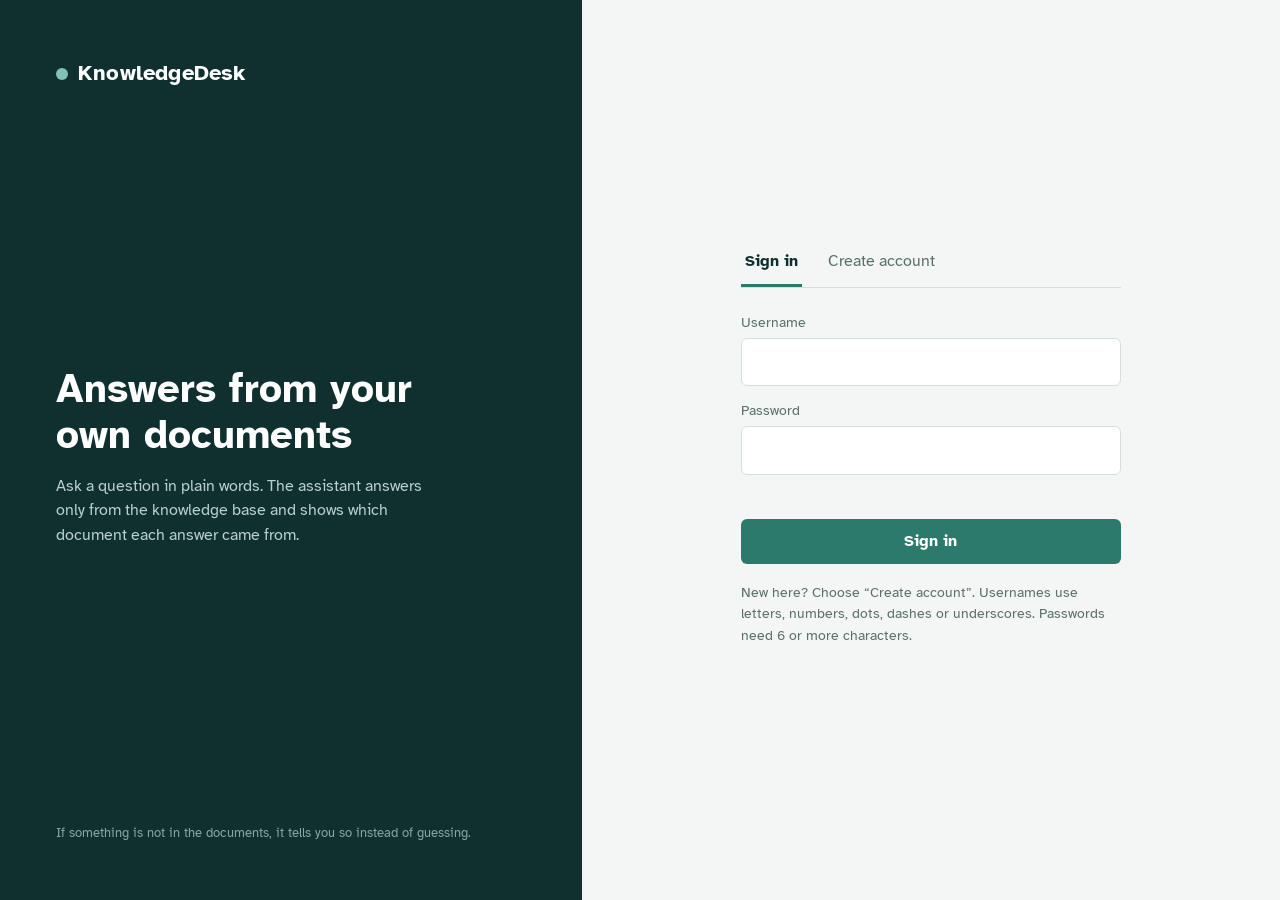
<file: frontend/index.html>
<!DOCTYPE html>
<html lang="en">
<head>
  <meta charset="UTF-8">
  <meta name="viewport" content="width=device-width, initial-scale=1">
  <title>KnowledgeDesk · Sign in</title>
  <link rel="preconnect" href="https://fonts.googleapis.com">
  <link href="https://fonts.googleapis.com/css2?family=Atkinson+Hyperlegible:wght@400;700&display=swap" rel="stylesheet">
  <link rel="stylesheet" href="css/style.css">
</head>
<body>
  <div class="auth">
    <aside class="auth-side">
      <div class="brand"><span class="brand-mark"></span>KnowledgeDesk</div>
      <div>
        <h1>Answers from your own documents</h1>
        <p>Ask a question in plain words. The assistant answers only from the knowledge base and shows which document each answer came from.</p>
      </div>
      <small>If something is not in the documents, it tells you so instead of guessing.</small>
    </aside>

    <main class="auth-main">
      <div class="auth-card">
        <div class="tabs" role="tablist">
          <button class="tab" role="tab" id="tab-login" aria-selected="true">Sign in</button>
          <button class="tab" role="tab" id="tab-register" aria-selected="false">Create account</button>
        </div>

        <form id="auth-form" novalidate>
          <label class="field"><span>Username</span>
            <input class="input" id="username" autocomplete="username" required minlength="3">
          </label>
          <label class="field"><span>Password</span>
            <input class="input" id="password" type="password" autocomplete="current-password" required minlength="6">
          </label>
          <div class="error-text" id="auth-error" role="alert"></div>
          <button class="btn" id="auth-submit" type="submit">Sign in</button>
        </form>
        <p class="hint" id="auth-hint">New here? Choose “Create account”. Usernames use letters, numbers, dots, dashes or underscores. Passwords need 6 or more characters.</p>
      </div>
    </main>
  </div>
  <script src="js/api.js"></script>
  <script src="js/login.js"></script>
</body>
</html>
</file>
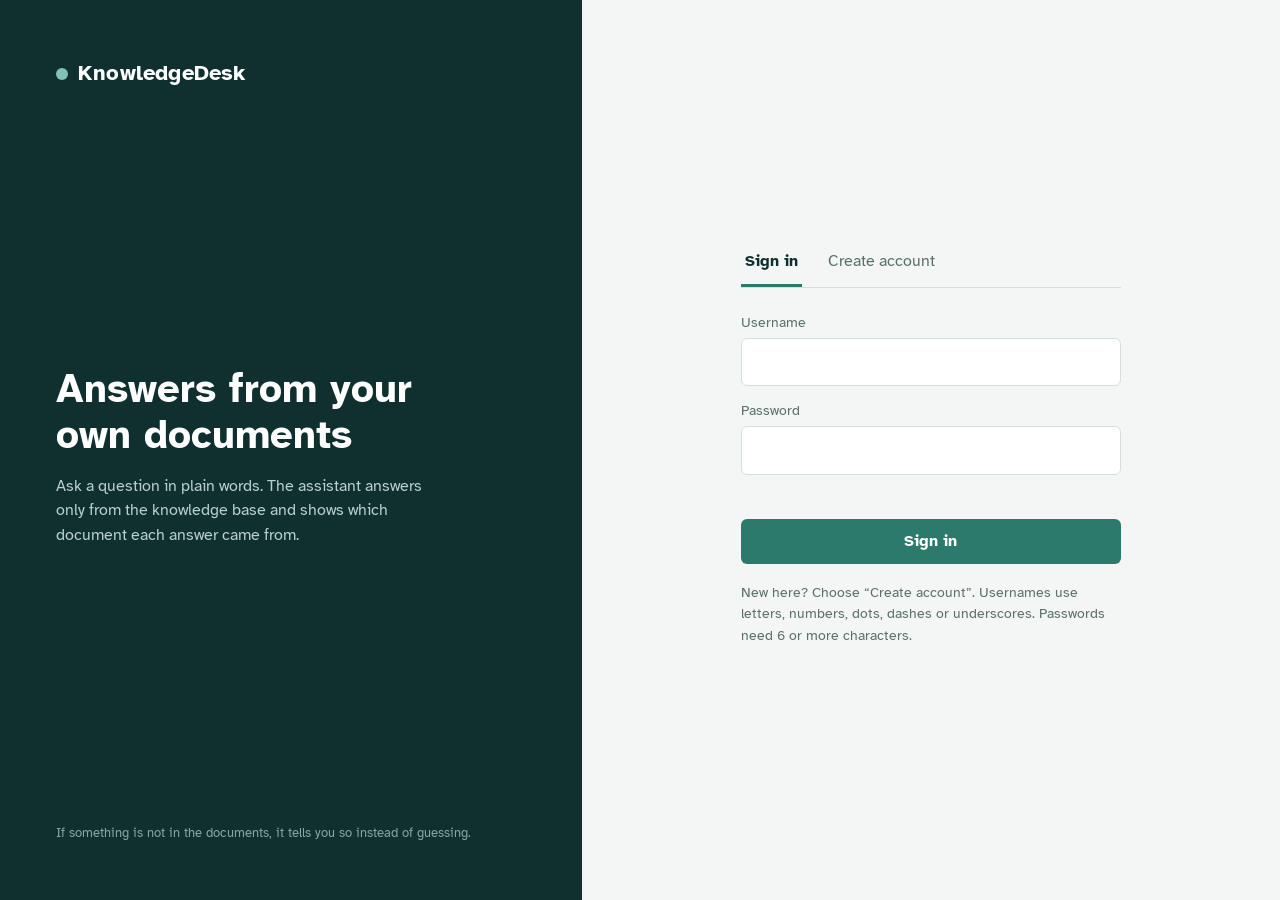
<file: frontend/admin.html>
<!DOCTYPE html>
<html lang="en">
<head>
  <meta charset="UTF-8">
  <meta name="viewport" content="width=device-width, initial-scale=1">
  <title>KnowledgeDesk · Manage knowledge</title>
  <link rel="preconnect" href="https://fonts.googleapis.com">
  <link href="https://fonts.googleapis.com/css2?family=Atkinson+Hyperlegible:wght@400;700&display=swap" rel="stylesheet">
  <link rel="stylesheet" href="css/style.css">
</head>
<body>
  <header class="admin-top">
    <div class="brand"><span class="brand-mark"></span>KnowledgeDesk</div>
    <nav><a href="chat.html">Back to chat</a><a href="/docs" target="_blank">API docs</a><button id="logout">Log out</button></nav>
  </header>

  <main class="admin">
    <h1>Manage knowledge</h1>
    <p>Add or remove documents. Changes work right away, with no retraining.</p>

    <div class="stats" id="stats">
      <div class="stat"><b id="s-docs">–</b><span>documents</span></div>
      <div class="stat"><b id="s-chunks">–</b><span>searchable chunks</span></div>
      <div class="stat"><b id="s-users">–</b><span>users</span></div>
      <div class="stat"><b id="s-chats">–</b><span>chats</span></div>
    </div>

    <section class="section">
      <h2>Add documents</h2>
      <p>Files with the same name replace the old version.</p>
      <div class="add-grid">
        <div>
          <label class="dropzone" id="dropzone" tabindex="0">
            <strong>Drop files here or click to choose</strong>
            PDF, TXT, MD, DOCX or HTML · up to 10 MB each
            <input type="file" id="file-input" multiple accept=".pdf,.txt,.md,.docx,.html,.htm" hidden>
          </label>
          <div class="status" id="upload-status" role="status"></div>
        </div>
        <div>
          <form id="url-form">
            <label class="field"><span>Web page address</span>
              <div class="url-row">
                <input class="input" id="url-input" type="url" placeholder="https://example.com/page" required>
                <button class="btn" type="submit" id="url-btn">Add page</button>
              </div>
            </label>
          </form>
          <div class="status" id="url-status" role="status"></div>
        </div>
      </div>
    </section>

    <section class="section">
      <div class="row-head">
        <h2>Documents in the knowledge base</h2>
        <button class="btn btn-ghost" id="reload-folder" title="Load every file in the knowledge_base folder again">Reload starter folder</button>
      </div>
      <p>The chatbot can only answer from these.</p>
      <div class="table-wrap">
        <table>
          <thead><tr><th>Name</th><th>Type</th><th>Words</th><th>Chunks</th><th>Added by</th><th></th></tr></thead>
          <tbody id="doc-rows"></tbody>
        </table>
      </div>
    </section>

    <section class="section">
      <div class="row-head">
        <h2>Backend log</h2>
        <button class="btn btn-ghost" id="refresh-logs">Refresh</button>
      </div>
      <p>The last 150 lines of backend/logs/app.log.</p>
      <div class="logs" id="logs"></div>
    </section>
  </main>
  <script src="js/api.js"></script>
  <script src="js/admin.js"></script>
</body>
</html>
</file>
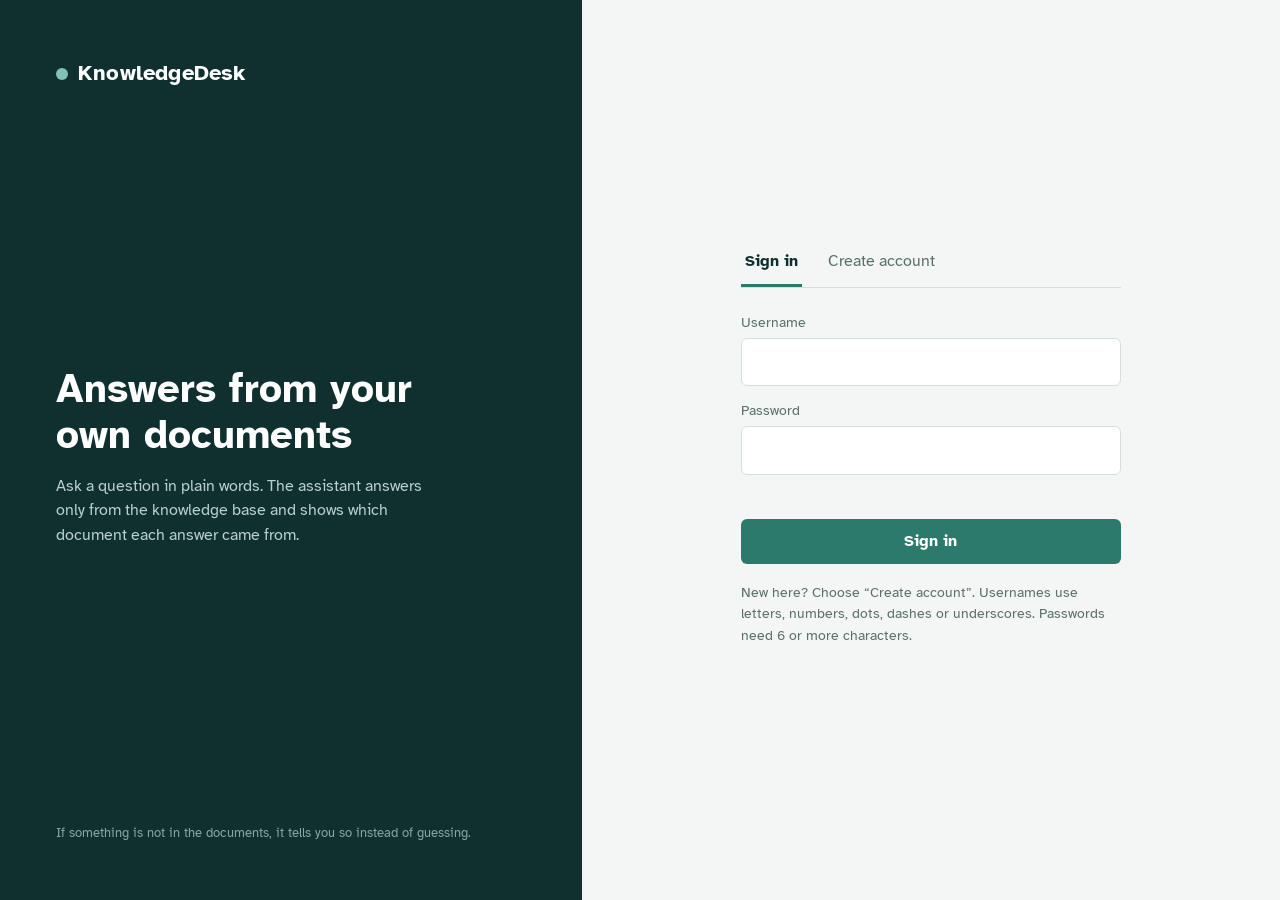
<file: frontend/chat.html>
<!DOCTYPE html>
<html lang="en">
<head>
  <meta charset="UTF-8">
  <meta name="viewport" content="width=device-width, initial-scale=1">
  <title>KnowledgeDesk · Chat</title>
  <link rel="preconnect" href="https://fonts.googleapis.com">
  <link href="https://fonts.googleapis.com/css2?family=Atkinson+Hyperlegible:wght@400;700&display=swap" rel="stylesheet">
  <link rel="stylesheet" href="css/style.css">
</head>
<body>
  <div class="app">
    <aside class="sidebar" id="sidebar">
      <div class="sidebar-top">
        <div class="brand"><span class="brand-mark"></span>KnowledgeDesk</div>
        <button class="btn btn-ghost" id="new-chat">+ New chat</button>
      </div>
      <ul class="session-list" id="session-list" aria-label="Your chats"></ul>
      <div class="sidebar-bottom">
        <div class="who" id="who"></div>
        <div class="links">
          <a href="admin.html" id="admin-link" class="hidden">Manage knowledge base</a>
          <button id="logout">Log out</button>
        </div>
      </div>
    </aside>

    <main class="chat">
      <header class="chat-header">
        <button class="menu-btn" id="menu-btn" aria-label="Show chats">☰</button>
        <h2 id="chat-title">New chat</h2>
      </header>

      <div class="messages" id="messages">
        <div class="thread" id="thread"></div>
      </div>

      <div class="composer">
        <form id="chat-form">
          <textarea id="message" rows="1" placeholder="Ask a question…" aria-label="Your question" maxlength="2000"></textarea>
          <button class="btn" id="send" type="submit">Send</button>
        </form>
        <p class="composer-note">Answers come only from the knowledge base. Press Enter to send, Shift+Enter for a new line.</p>
      </div>
    </main>
  </div>
  <script src="js/api.js"></script>
  <script src="js/chat.js"></script>
</body>
</html>
</file>
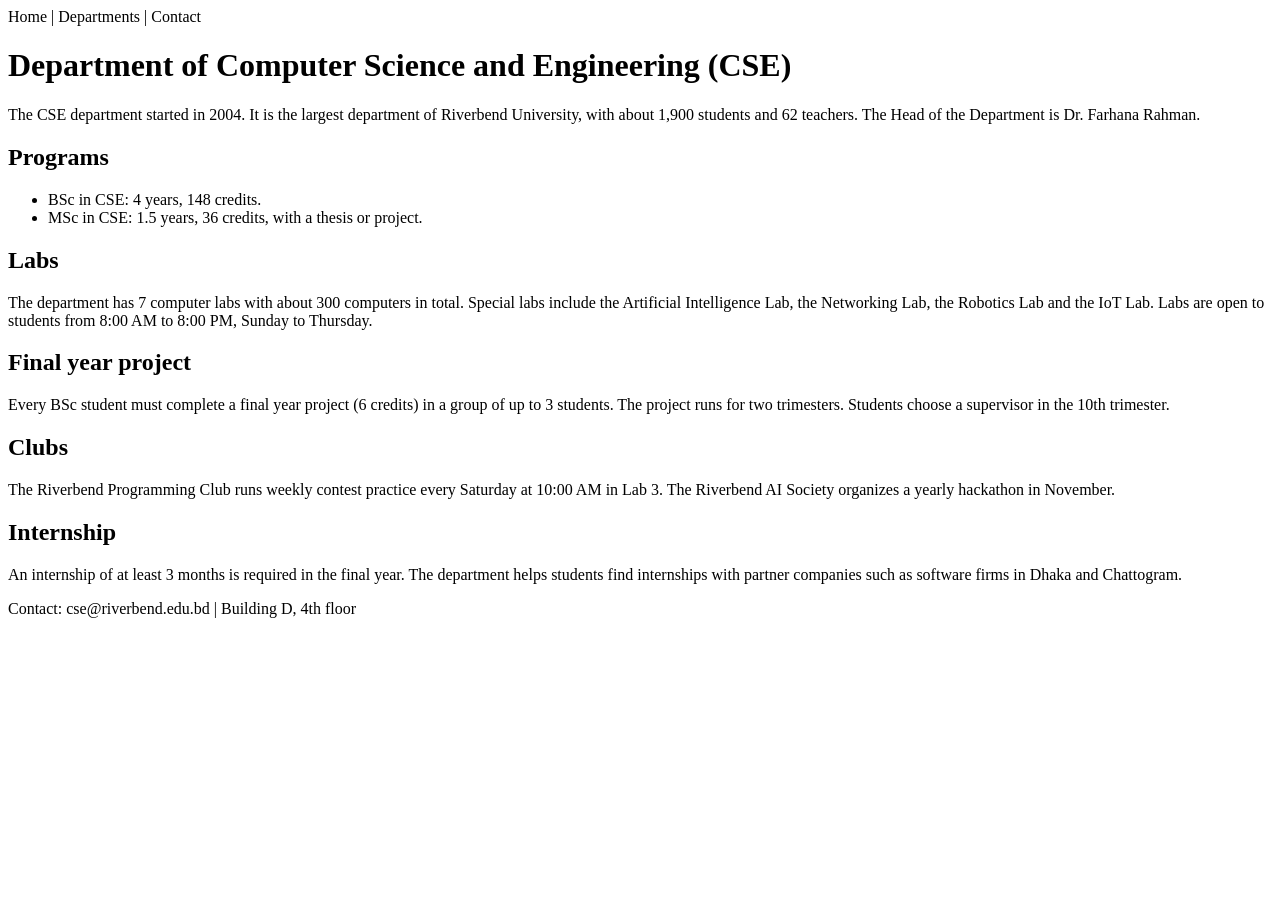
<file: knowledge_base/cse_department.html>
<!DOCTYPE html>
<html><head><title>Department of Computer Science and Engineering</title></head>
<body>
<nav>Home | Departments | Contact</nav>
<h1>Department of Computer Science and Engineering (CSE)</h1>
<p>The CSE department started in 2004. It is the largest department of Riverbend University, with about 1,900 students and 62 teachers. The Head of the Department is Dr. Farhana Rahman.</p>
<h2>Programs</h2>
<ul>
<li>BSc in CSE: 4 years, 148 credits.</li>
<li>MSc in CSE: 1.5 years, 36 credits, with a thesis or project.</li>
</ul>
<h2>Labs</h2>
<p>The department has 7 computer labs with about 300 computers in total. Special labs include the Artificial Intelligence Lab, the Networking Lab, the Robotics Lab and the IoT Lab. Labs are open to students from 8:00 AM to 8:00 PM, Sunday to Thursday.</p>
<h2>Final year project</h2>
<p>Every BSc student must complete a final year project (6 credits) in a group of up to 3 students. The project runs for two trimesters. Students choose a supervisor in the 10th trimester.</p>
<h2>Clubs</h2>
<p>The Riverbend Programming Club runs weekly contest practice every Saturday at 10:00 AM in Lab 3. The Riverbend AI Society organizes a yearly hackathon in November.</p>
<h2>Internship</h2>
<p>An internship of at least 3 months is required in the final year. The department helps students find internships with partner companies such as software firms in Dhaka and Chattogram.</p>
<footer>Contact: cse@riverbend.edu.bd | Building D, 4th floor</footer>
</body></html>
</file>
<file: frontend/css/style.css>
/* KnowledgeDesk: one font family (Atkinson Hyperlegible, made for easy reading),
   deep river-teal ink, cool paper, and amber only for "not found" answers. */
:root {
  --ink: #10302f;
  --ink-soft: #1d4746;
  --paper: #f3f6f5;
  --panel: #ffffff;
  --line: #d4dfdc;
  --text: #182826;
  --muted: #5b6f6c;
  --river: #2c7a6b;
  --river-dark: #1f5e52;
  --amber: #b9741a;
  --amber-bg: #fdf4e6;
  --danger: #b33a3a;
  --radius-s: 6px;
  --radius-m: 12px;
  --font: "Atkinson Hyperlegible", "Segoe UI", system-ui, -apple-system, sans-serif;
}

* { box-sizing: border-box; }
html, body { height: 100%; margin: 0; }
body { font-family: var(--font); font-size: 16px; line-height: 1.55; color: var(--text); background: var(--paper); }
button, input, textarea { font: inherit; color: inherit; }
a { color: var(--river-dark); }
:focus-visible { outline: 3px solid #7fc3b4; outline-offset: 2px; }
.hidden { display: none !important; }

.btn {
  border: 0; border-radius: var(--radius-s); padding: 10px 16px; cursor: pointer;
  background: var(--river); color: #fff; font-weight: 700;
}
.btn:hover { background: var(--river-dark); }
.btn:disabled { opacity: .55; cursor: not-allowed; }
.btn-ghost { background: transparent; color: inherit; border: 1px solid currentColor; font-weight: 400; }
.btn-ghost:hover { background: rgba(127, 195, 180, .15); }
.btn-danger { background: transparent; color: var(--danger); border: 1px solid #e3b8b8; padding: 6px 10px; font-weight: 400; }
.btn-danger:hover { background: #fbeeee; }

.field { display: block; margin-bottom: 14px; }
.field span { display: block; font-size: 14px; color: var(--muted); margin-bottom: 4px; }
.input {
  width: 100%; padding: 11px 12px; border: 1px solid var(--line); border-radius: var(--radius-s); background: #fff;
}
.input:focus { border-color: var(--river); outline: none; box-shadow: 0 0 0 3px rgba(44, 122, 107, .18); }
.error-text { color: var(--danger); font-size: 14px; min-height: 20px; margin: 4px 0 10px; }

/* ---------- login page ---------- */
.auth { display: grid; grid-template-columns: minmax(0, 5fr) minmax(0, 6fr); min-height: 100%; }
.auth-side { background: var(--ink); color: #e6f0ee; padding: 56px; display: flex; flex-direction: column; justify-content: space-between; }
.brand { font-size: 22px; font-weight: 700; color: #fff; letter-spacing: .2px; }
.brand-mark { display: inline-block; width: 12px; height: 12px; border-radius: 50%; background: #7fc3b4; margin-right: 10px; }
.auth-side h1 { font-size: 40px; line-height: 1.15; margin: 0 0 16px; color: #fff; max-width: 14ch; }
.auth-side p { max-width: 38ch; color: #b9d0cc; margin: 0; }
.auth-side small { color: #86a7a1; }
.auth-main { display: flex; align-items: center; justify-content: center; padding: 40px 24px; }
.auth-card { width: 100%; max-width: 380px; }
.tabs { display: flex; gap: 4px; margin-bottom: 24px; border-bottom: 1px solid var(--line); }
.tab { background: none; border: 0; padding: 10px 4px; margin-right: 18px; cursor: pointer; color: var(--muted); border-bottom: 3px solid transparent; }
.tab[aria-selected="true"] { color: var(--ink); border-bottom-color: var(--river); font-weight: 700; }
.auth-card .btn { width: 100%; }
.hint { font-size: 14px; color: var(--muted); margin-top: 18px; }

/* ---------- chat page ---------- */
.app { display: grid; grid-template-columns: 270px minmax(0, 1fr); height: 100%; }
.sidebar { background: var(--ink); color: #dce9e6; display: flex; flex-direction: column; min-height: 0; }
.sidebar-top { padding: 20px 18px 12px; }
.sidebar .btn-ghost { width: 100%; margin-top: 18px; color: #fff; border-color: #4f7773; text-align: left; }
.session-list { list-style: none; margin: 0; padding: 6px 10px; overflow-y: auto; flex: 1; }
.session-list li { display: flex; align-items: center; border-radius: var(--radius-s); }
.session-list li.active { background: var(--ink-soft); }
.session-list li:hover { background: rgba(255, 255, 255, .06); }
.session-open { flex: 1; text-align: left; background: none; border: 0; padding: 9px 10px; cursor: pointer; color: #dce9e6;
  white-space: nowrap; overflow: hidden; text-overflow: ellipsis; }
.session-del { background: none; border: 0; color: #86a7a1; cursor: pointer; padding: 6px 10px; visibility: hidden; }
.session-list li:hover .session-del, .session-list li.active .session-del { visibility: visible; }
.session-del:hover { color: #fff; }
.sidebar-empty { color: #86a7a1; font-size: 14px; padding: 8px 12px; }
.sidebar-bottom { border-top: 1px solid #285351; padding: 14px 18px; font-size: 14px; }
.sidebar-bottom .who { color: #fff; font-weight: 700; }
.sidebar-bottom .links { display: flex; gap: 14px; margin-top: 6px; }
.sidebar-bottom a, .sidebar-bottom button { color: #b9d0cc; background: none; border: 0; padding: 0; cursor: pointer; text-decoration: underline; }

.chat { display: flex; flex-direction: column; min-height: 0; background: var(--paper); }
.chat-header { padding: 16px 28px; border-bottom: 1px solid var(--line); background: var(--panel); display: flex; align-items: center; gap: 12px; }
.chat-header h2 { font-size: 17px; margin: 0; white-space: nowrap; overflow: hidden; text-overflow: ellipsis; }
.menu-btn { display: none; background: none; border: 1px solid var(--line); border-radius: var(--radius-s); padding: 4px 10px; cursor: pointer; }
.messages { flex: 1; overflow-y: auto; padding: 28px 20px 12px; }
.thread { max-width: 760px; margin: 0 auto; }

.msg { margin-bottom: 22px; }
.msg-user { display: flex; justify-content: flex-end; }
.msg-user .bubble { background: var(--river); color: #fff; padding: 10px 14px; border-radius: var(--radius-m) var(--radius-m) 3px var(--radius-m); max-width: 78%; white-space: pre-wrap; }
.msg-bot .body { max-width: 92%; }
.msg-bot .body p { margin: 0 0 8px; }
.msg-bot .body ul { margin: 4px 0 8px; padding-left: 22px; }
.msg-bot.not-found .body { border-left: 4px solid var(--amber); background: var(--amber-bg); padding: 10px 14px; border-radius: 0 var(--radius-s) var(--radius-s) 0; }
.flag { font-size: 13px; font-weight: 700; color: var(--amber); margin-bottom: 4px; }
.msg-bot.error .body { border-left: 4px solid var(--danger); background: #fbeeee; padding: 10px 14px; }

/* sources: the one distinctive element - every answer shows where it came from */
.sources { display: flex; flex-wrap: wrap; gap: 6px; margin-top: 8px; align-items: center; }
.sources-label { font-size: 13px; color: var(--muted); margin-right: 2px; }
.source { display: inline-flex; align-items: center; gap: 6px; font-size: 13px; background: var(--panel);
  border: 1px solid var(--line); border-radius: 999px; padding: 2px 10px 2px 4px; }
.source-type { font-size: 11px; font-weight: 700; background: #e3efec; color: var(--river-dark); border-radius: 999px; padding: 1px 7px; }
.source-score { color: var(--muted); }

.typing { color: var(--muted); font-size: 15px; }
.typing::after { content: "…"; animation: blink 1.2s steps(4) infinite; }
@keyframes blink { 50% { opacity: .3; } }

.welcome { max-width: 760px; margin: 8vh auto 0; }
.welcome h1 { font-size: 30px; line-height: 1.2; margin: 0 0 8px; color: var(--ink); }
.welcome p { color: var(--muted); margin: 0 0 22px; max-width: 60ch; }
.suggestions { display: flex; flex-wrap: wrap; gap: 8px; }
.suggestion { background: var(--panel); border: 1px solid var(--line); border-radius: var(--radius-m); padding: 9px 13px; cursor: pointer; text-align: left; }
.suggestion:hover { border-color: var(--river); }

.composer { padding: 14px 20px 20px; }
.composer form { max-width: 760px; margin: 0 auto; display: flex; gap: 10px; align-items: flex-end;
  background: var(--panel); border: 1px solid var(--line); border-radius: var(--radius-m); padding: 8px 8px 8px 14px; }
.composer form:focus-within { border-color: var(--river); }
.composer textarea { flex: 1; border: 0; resize: none; outline: none; padding: 6px 0; max-height: 160px; background: transparent; }
.composer-note { max-width: 760px; margin: 6px auto 0; font-size: 13px; color: var(--muted); }

/* ---------- admin page ---------- */
.admin-top { background: var(--ink); color: #fff; padding: 16px 32px; display: flex; align-items: center; justify-content: space-between; }
.admin-top a, .admin-top button { color: #b9d0cc; background: none; border: 0; cursor: pointer; text-decoration: underline; margin-left: 16px; }
.admin { max-width: 1080px; margin: 0 auto; padding: 28px 24px 60px; }
.admin h1 { font-size: 28px; margin: 0 0 4px; color: var(--ink); }
.admin > p { color: var(--muted); margin: 0 0 24px; }
.stats { display: grid; grid-template-columns: repeat(4, 1fr); border: 1px solid var(--line); border-radius: var(--radius-m); background: var(--panel); margin-bottom: 28px; }
.stat { padding: 16px 20px; border-right: 1px solid var(--line); }
.stat:last-child { border-right: 0; }
.stat b { display: block; font-size: 28px; color: var(--ink); line-height: 1.1; }
.stat span { color: var(--muted); font-size: 14px; }
.section { background: var(--panel); border: 1px solid var(--line); border-radius: var(--radius-m); padding: 22px; margin-bottom: 22px; }
.section h2 { font-size: 19px; margin: 0 0 4px; }
.section > p { color: var(--muted); margin: 0 0 16px; font-size: 15px; }
.add-grid { display: grid; grid-template-columns: 1fr 1fr; gap: 22px; }
.dropzone { display: block; border: 2px dashed var(--line); border-radius: var(--radius-m); padding: 26px; text-align: center; cursor: pointer; color: var(--muted); }
.dropzone.drag, .dropzone:hover { border-color: var(--river); background: #f2f8f6; }
.dropzone strong { color: var(--ink); display: block; margin-bottom: 4px; }
.url-row { display: flex; gap: 8px; }
.url-row .btn { white-space: nowrap; }
.status { font-size: 14px; margin-top: 10px; min-height: 20px; }
.status.ok { color: var(--river-dark); }
.status.err { color: var(--danger); }
.table-wrap { overflow-x: auto; }
table { width: 100%; border-collapse: collapse; font-size: 15px; }
th { text-align: left; color: var(--muted); font-weight: 400; font-size: 14px; border-bottom: 1px solid var(--line); padding: 8px 10px; }
td { border-bottom: 1px solid #ebf0ee; padding: 10px; vertical-align: middle; }
td.name { max-width: 360px; word-break: break-all; font-weight: 700; }
.logs { background: #0f2524; color: #cfe3df; font-family: ui-monospace, Consolas, monospace; font-size: 12.5px;
  border-radius: var(--radius-s); padding: 14px; height: 280px; overflow: auto; white-space: pre; }
.row-head { display: flex; justify-content: space-between; align-items: baseline; gap: 12px; }

/* ---------- small screens ---------- */
@media (max-width: 820px) {
  .auth { grid-template-columns: 1fr; }
  .auth-side { padding: 28px 24px; gap: 24px; }
  .auth-side h1 { font-size: 30px; }
  .app { grid-template-columns: 1fr; }
  .sidebar { position: fixed; inset: 0 auto 0 0; width: 270px; z-index: 10; transform: translateX(-100%); transition: transform .2s; }
  .sidebar.open { transform: none; }
  .menu-btn { display: inline-block; }
  .stats { grid-template-columns: repeat(2, 1fr); }
  .stat:nth-child(2) { border-right: 0; }
  .stat:nth-child(-n+2) { border-bottom: 1px solid var(--line); }
  .add-grid { grid-template-columns: 1fr; }
}
@media (prefers-reduced-motion: reduce) { * { animation: none !important; transition: none !important; } }
</file>
